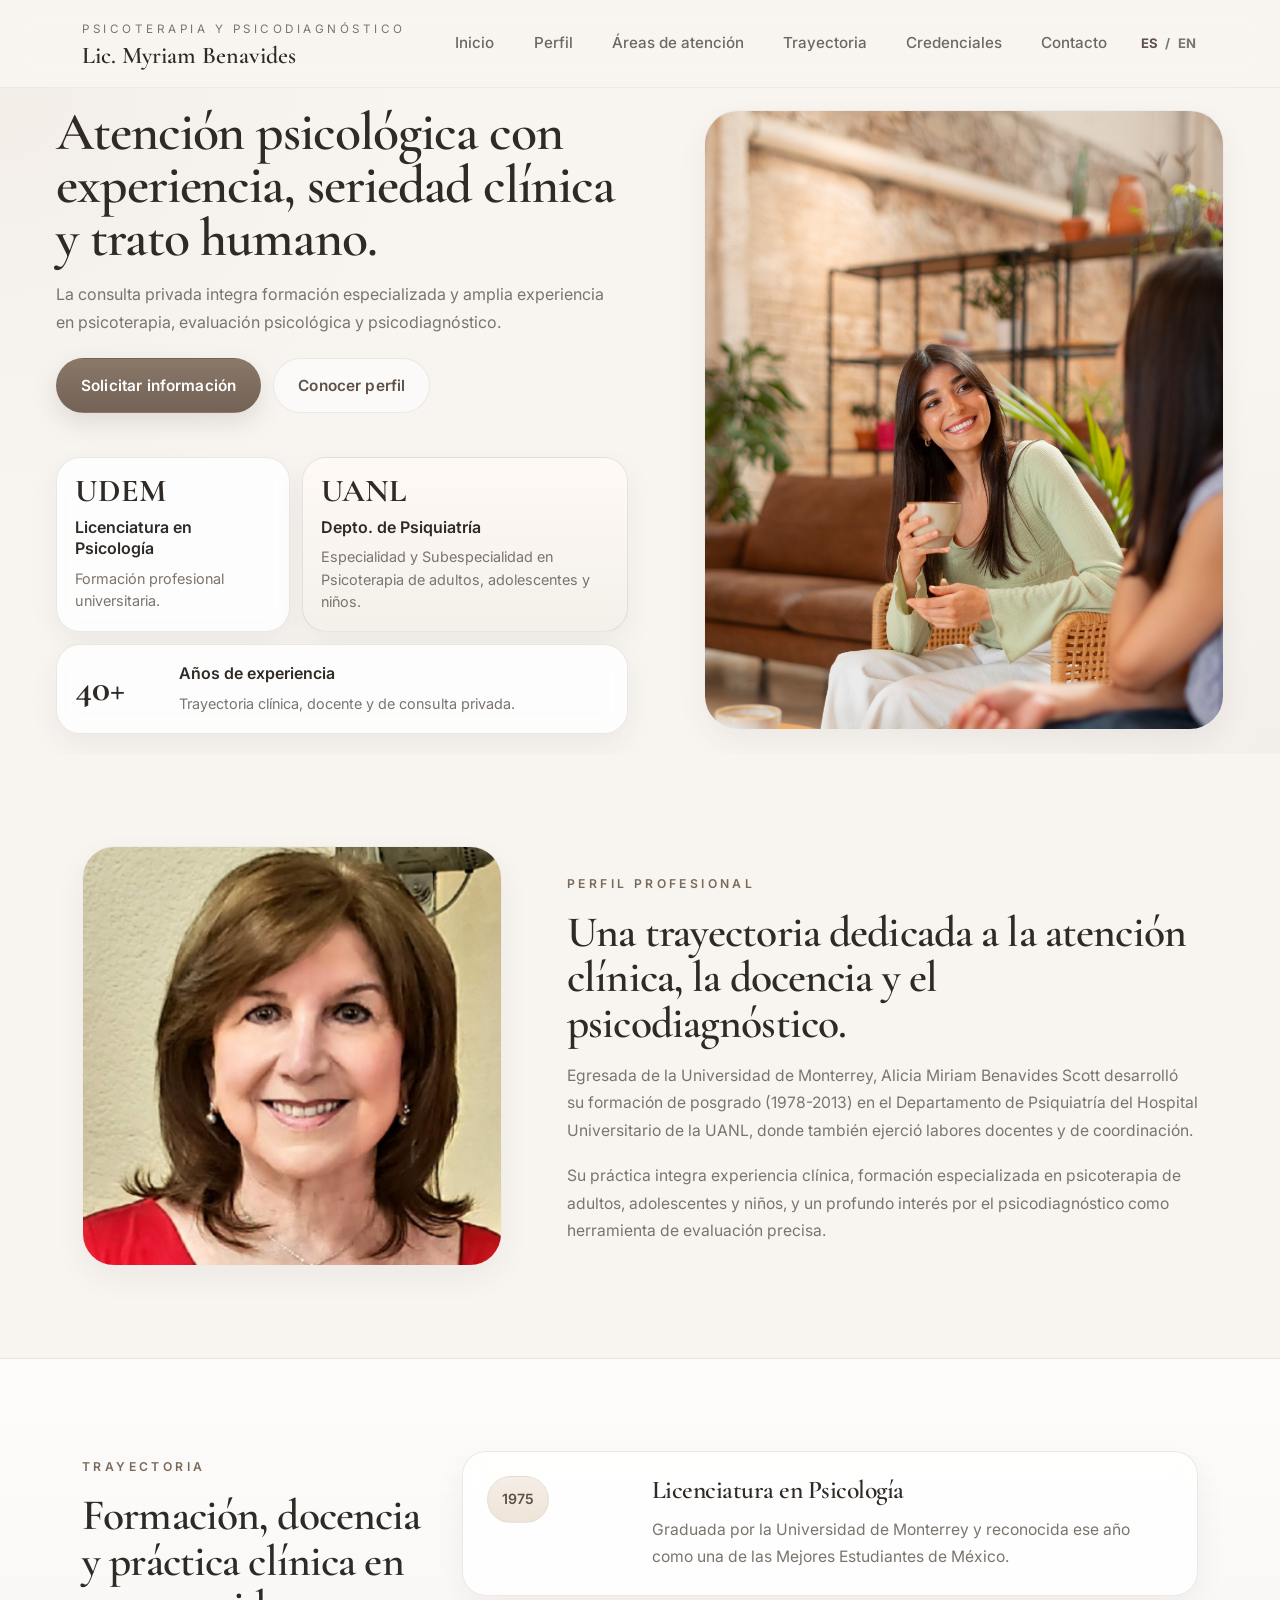
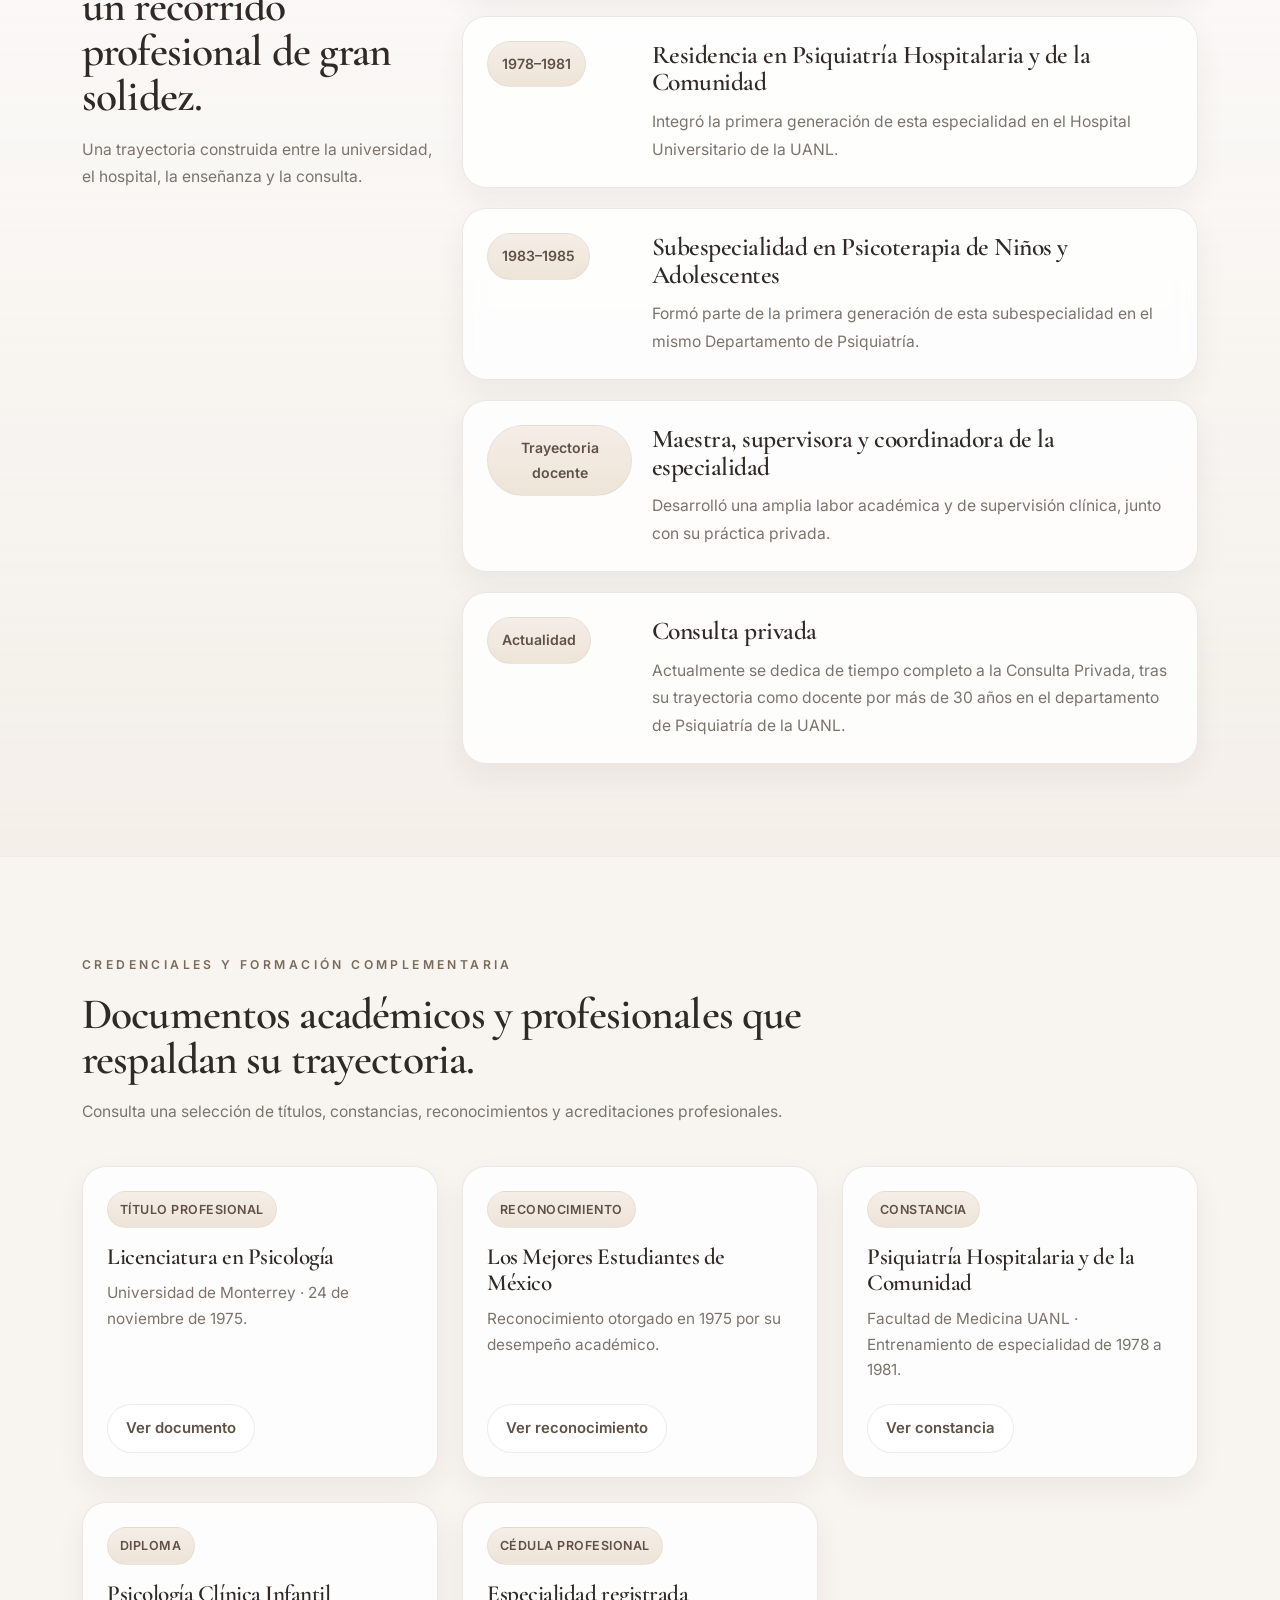
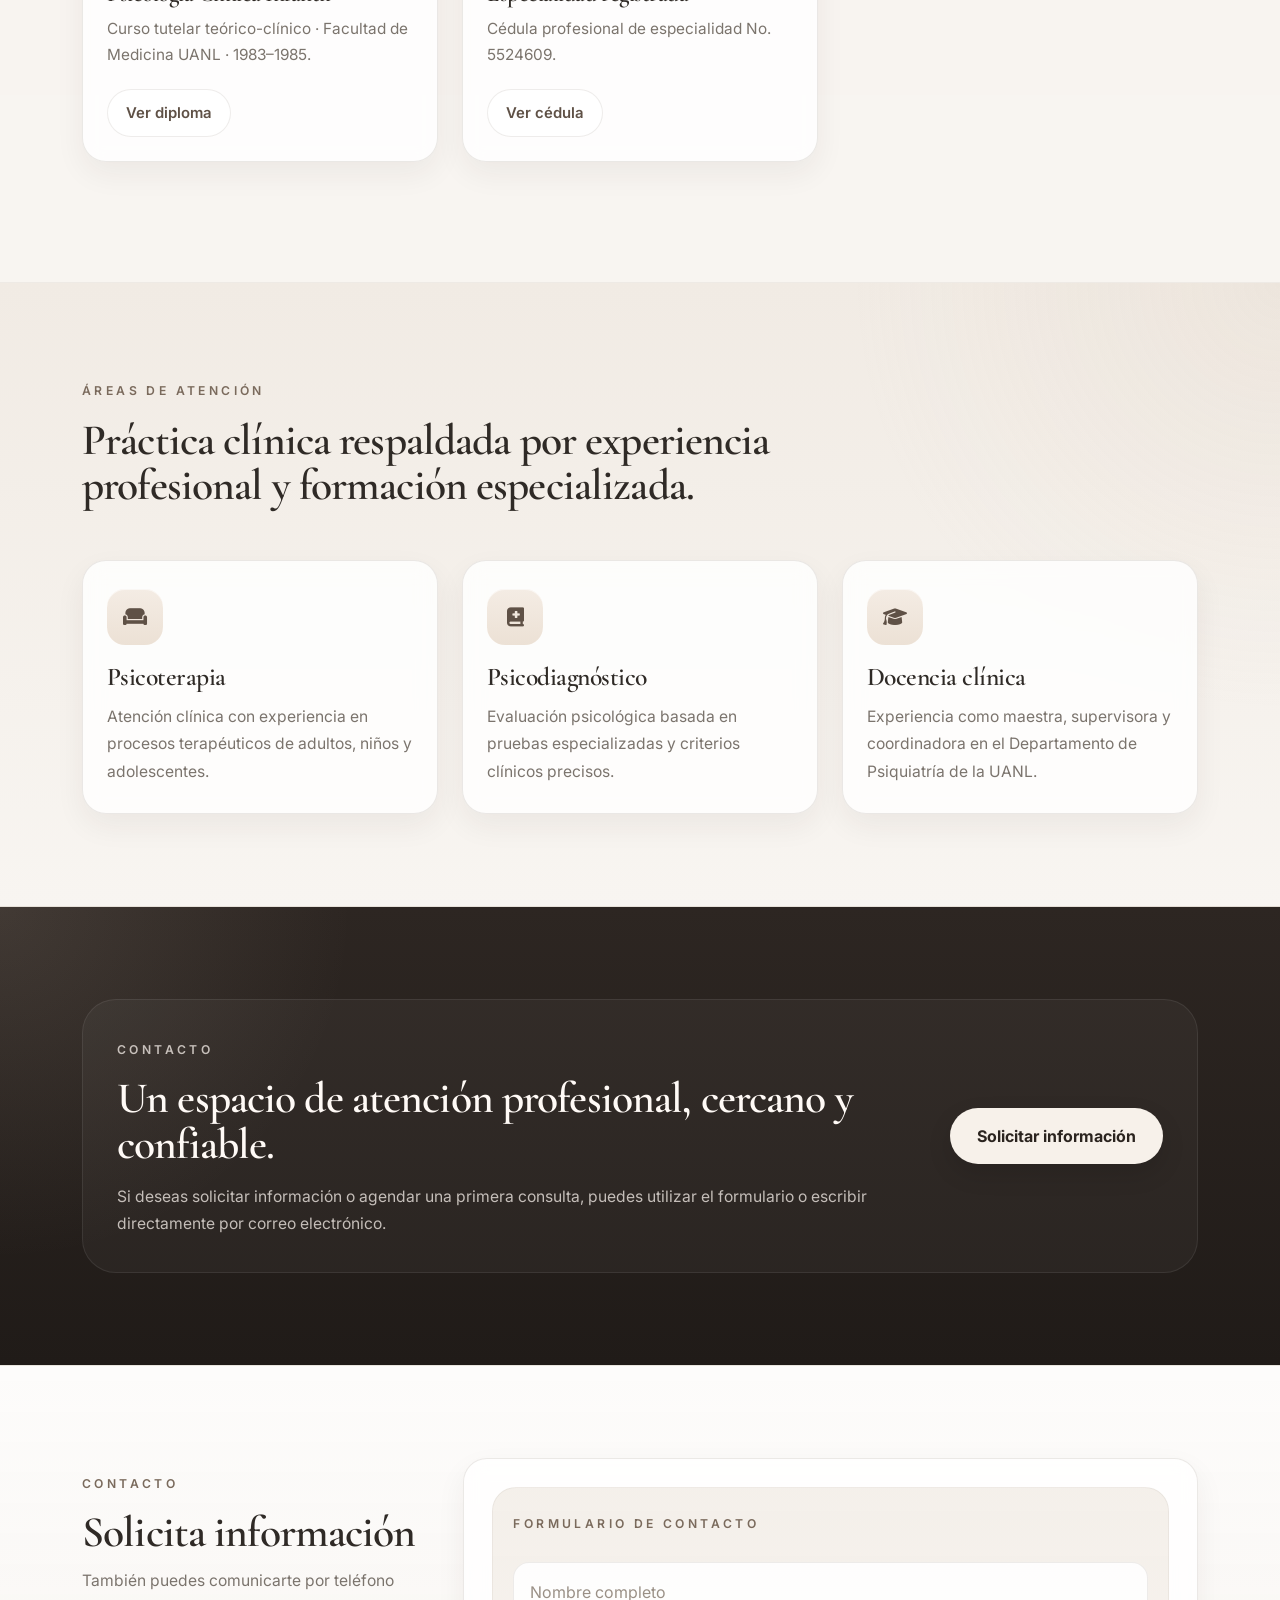
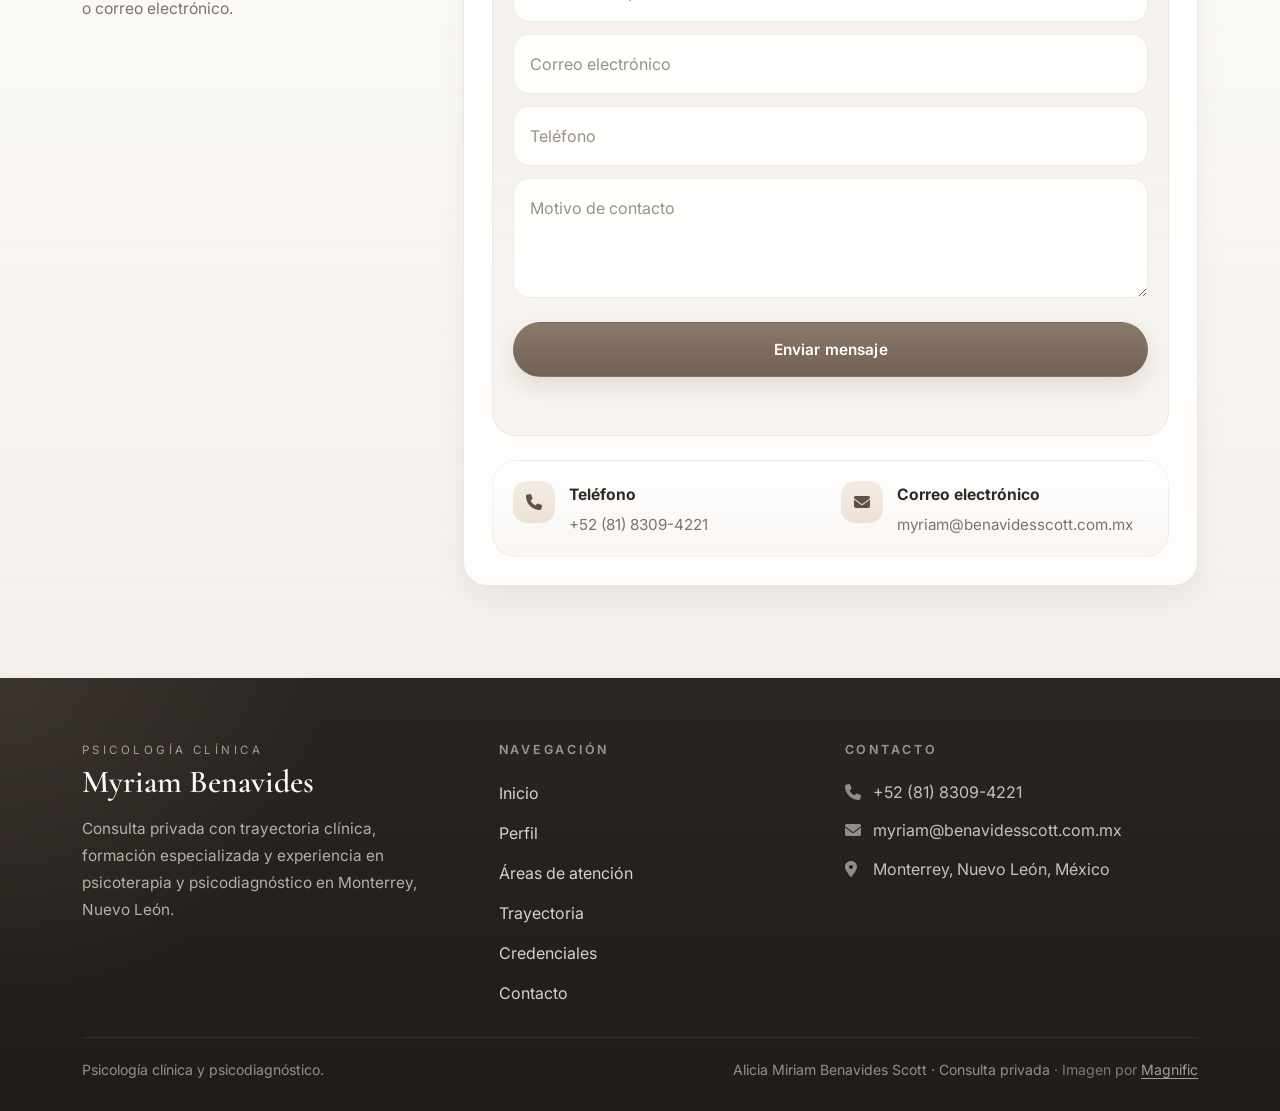
<file: index.html>
<!DOCTYPE html>
<html lang="es">

<head>
    <meta charset="UTF-8" />
    <meta name="viewport" content="width=device-width, initial-scale=1.0" />
    <title>Myriam Benavides | Psicoterapia y Psicodiagnóstico</title>

    <link rel="preconnect" href="https://fonts.googleapis.com" />
    <link rel="preconnect" href="https://fonts.gstatic.com" crossorigin />
    <link
        href="https://fonts.googleapis.com/css2?family=Cormorant+Garamond:wght@500;600;700&family=Inter:wght@400;500;600;700;800&display=swap"
        rel="stylesheet" />

    <link href="https://cdn.jsdelivr.net/npm/bootstrap@5.3.3/dist/css/bootstrap.min.css" rel="stylesheet" />
    <link rel="stylesheet" href="https://cdnjs.cloudflare.com/ajax/libs/font-awesome/6.5.2/css/all.min.css" />
    <link rel="stylesheet" href="/css/style.css" />
</head>

<body>
    <header class="site-header sticky-top">
        <nav class="navbar navbar-expand-lg">
            <div class="container">
                <a href="#inicio" class="navbar-brand brand">
                    <small data-i18n="brand_small">Psicoterapia y Psicodiagnóstico</small>
                    <strong>Lic. Myriam Benavides</strong>
                </a>

                <button class="navbar-toggler custom-toggler" type="button" data-bs-toggle="collapse"
                    data-bs-target="#mainNav" aria-controls="mainNav" aria-expanded="false" aria-label="Abrir menú">
                    <i class="fa-solid fa-bars"></i>
                </button>

                <div class="collapse navbar-collapse justify-content-lg-end" id="mainNav">
                    <ul class="navbar-nav nav-links">
                        <li class="nav-item"><a class="nav-link" href="#inicio" data-i18n="nav_home">Inicio</a></li>
                        <li class="nav-item"><a class="nav-link" href="#perfil" data-i18n="nav_profile">Perfil</a></li>
                        <li class="nav-item"><a class="nav-link" href="#areas" data-i18n="nav_areas">Áreas de atención</a></li>
                        <li class="nav-item"><a class="nav-link" href="#trayectoria" data-i18n="nav_journey">Trayectoria</a></li>
                        <li class="nav-item"><a class="nav-link" href="#credenciales" data-i18n="nav_credentials">Credenciales</a></li>
                        <li class="nav-item"><a class="nav-link" href="#contacto" data-i18n="nav_contact">Contacto</a></li>
                    </ul>

                    <div class="language-switch ms-lg-3 mt-3 mt-lg-0">
                        <button type="button" class="lang-btn active" data-lang="es">ES</button>
                        <span>/</span>
                        <button type="button" class="lang-btn" data-lang="en">EN</button>
                    </div>
                </div>
            </div>
        </nav>
    </header>

    <main>
        <section class="hero-section section-hero" id="inicio">
            <div class="container">
                <div class="row hero-row g-4 hero-full">
                    <div class="col-lg-6">
                        <div class="hero-text reveal">
                            <h1 data-i18n="hero_title">Atención psicológica con experiencia, seriedad clínica y trato humano.</h1>

                            <p class="hero-description" data-i18n="hero_description">
                                La consulta privada integra formación especializada y amplia experiencia
                                en psicoterapia, evaluación psicológica y psicodiagnóstico.
                            </p>

                            <div class="actions">
                                <a href="#contacto" class="btn custom-btn btn-primary-custom" data-i18n="hero_primary">Solicitar información</a>
                                <a href="#perfil" class="btn custom-btn btn-secondary-custom" data-i18n="hero_secondary">Conocer perfil</a>
                            </div>

                            <div class="stats-showcase reveal">
                                <div class="stats-top-row">
                                    <article class="custom-card stat-card stat-card-compact">
                                        <strong data-i18n="stat_udem_title">UDEM</strong>
                                        <span data-i18n="stat_udem_subtitle">Licenciatura en Psicología</span>
                                        <p data-i18n="stat_udem_text">Formación profesional universitaria.</p>
                                    </article>

                                    <article class="custom-card stat-card stat-card-featured">
                                        <strong data-i18n="stat_uanl_title">UANL</strong>
                                        <span data-i18n="stat_uanl_subtitle">Depto. de Psiquiatría</span>
                                        <p data-i18n="stat_uanl_text">
                                            Especialidad y Subespecialidad en Psicoterapia de adultos,
                                            adolescentes y niños.
                                        </p>
                                    </article>
                                </div>

                                <article class="custom-card stat-card stat-card-wide">
                                    <strong data-i18n="stat_years_title">40+</strong>
                                    <div>
                                        <span data-i18n="stat_years_subtitle">Años de experiencia</span>
                                        <p data-i18n="stat_years_text">Trayectoria clínica, docente y de consulta privada.</p>
                                    </div>
                                </article>
                            </div>
                        </div>
                    </div>

                    <div class="col-lg-6 hero-image-col">
                        <div class="hero-image-wrap reveal">
                            <img src="img/hero.jpg" alt="Espacio de consulta psicológica" class="hero-image">
                        </div>
                    </div>
                </div>
            </div>
        </section>

        <section class="section-padding section-plain" id="perfil">
            <div class="container">
                <div class="row g-4 align-items-center">
                    <div class="col-lg-5">
                        <div class="profile-photo-block reveal">
                            <img src="img/alicia-miriam-benavides.jpg" alt="Alicia Miriam Benavides Scott"
                                class="profile-photo">
                        </div>
                    </div>

                    <div class="col-lg-7">
                        <div class="reveal">
                            <span class="eyebrow" data-i18n="profile_eyebrow">Perfil profesional</span>
                            <h2 data-i18n="profile_title">Una trayectoria dedicada a la atención clínica, la docencia y el psicodiagnóstico.</h2>
                            <p data-i18n="profile_text_1">
                                Egresada de la Universidad de Monterrey, Alicia Miriam Benavides Scott desarrolló su
                                formación de posgrado (1978-2013) en el Departamento de Psiquiatría del Hospital
                                Universitario de la UANL, donde también ejerció labores docentes y de coordinación.
                            </p>
                            <p data-i18n="profile_text_2">
                                Su práctica integra experiencia clínica, formación especializada en psicoterapia de
                                adultos, adolescentes y niños, y un profundo interés por el psicodiagnóstico como
                                herramienta de evaluación precisa.
                            </p>
                        </div>
                    </div>
                </div>
            </div>
        </section>

        <section class="section-padding section-surface" id="trayectoria">
            <div class="container">
                <div class="row g-4">
                    <div class="col-lg-4">
                        <div class="reveal">
                            <span class="eyebrow" data-i18n="journey_eyebrow">Trayectoria</span>
                            <h2 data-i18n="journey_title">Formación, docencia y práctica clínica en un recorrido profesional de gran solidez.</h2>
                            <p data-i18n="journey_text">
                                Una trayectoria construida entre la universidad, el hospital, la enseñanza y la consulta.
                            </p>
                        </div>
                    </div>

                    <div class="col-lg-8">
                        <div class="timeline-list">
                            <article class="card custom-card timeline-item reveal">
                                <div class="timeline-row">
                                    <div class="timeline-year-wrap">
                                        <span class="timeline-year">1975</span>
                                    </div>
                                    <div>
                                        <h3 data-i18n="timeline_1975_title">Licenciatura en Psicología</h3>
                                        <p data-i18n="timeline_1975_text">
                                            Graduada por la Universidad de Monterrey y reconocida ese año como una de
                                            las Mejores Estudiantes de México.
                                        </p>
                                    </div>
                                </div>
                            </article>

                            <article class="card custom-card timeline-item reveal">
                                <div class="timeline-row">
                                    <div class="timeline-year-wrap">
                                        <span class="timeline-year">1978–1981</span>
                                    </div>
                                    <div>
                                        <h3 data-i18n="timeline_1978_title">Residencia en Psiquiatría Hospitalaria y de la Comunidad</h3>
                                        <p data-i18n="timeline_1978_text">
                                            Integró la primera generación de esta especialidad en el Hospital
                                            Universitario de la UANL.
                                        </p>
                                    </div>
                                </div>
                            </article>

                            <article class="card custom-card timeline-item reveal">
                                <div class="timeline-row">
                                    <div class="timeline-year-wrap">
                                        <span class="timeline-year">1983–1985</span>
                                    </div>
                                    <div>
                                        <h3 data-i18n="timeline_1983_title">Subespecialidad en Psicoterapia de Niños y Adolescentes</h3>
                                        <p data-i18n="timeline_1983_text">
                                            Formó parte de la primera generación de esta subespecialidad en el mismo
                                            Departamento de Psiquiatría.
                                        </p>
                                    </div>
                                </div>
                            </article>

                            <article class="card custom-card timeline-item reveal">
                                <div class="timeline-row">
                                    <div class="timeline-year-wrap">
                                        <span class="timeline-year" data-i18n="timeline_teaching_year">Trayectoria docente</span>
                                    </div>
                                    <div>
                                        <h3 data-i18n="timeline_teaching_title">Maestra, supervisora y coordinadora de la especialidad</h3>
                                        <p data-i18n="timeline_teaching_text">
                                            Desarrolló una amplia labor académica y de supervisión clínica, junto con su
                                            práctica privada.
                                        </p>
                                    </div>
                                </div>
                            </article>

                            <article class="card custom-card timeline-item reveal">
                                <div class="timeline-row">
                                    <div class="timeline-year-wrap">
                                        <span class="timeline-year" data-i18n="timeline_today_year">Actualidad</span>
                                    </div>
                                    <div>
                                        <h3 data-i18n="timeline_today_title">Consulta privada</h3>
                                        <p data-i18n="timeline_today_text">
                                            Actualmente se dedica de tiempo completo a la Consulta Privada, tras su
                                            trayectoria como docente por más de 30 años en el departamento de
                                            Psiquiatría de la UANL.
                                        </p>
                                    </div>
                                </div>
                            </article>
                        </div>
                    </div>
                </div>
            </div>
        </section>

        <section class="section-padding section-plain" id="credenciales">
            <div class="container">
                <div class="section-heading reveal diploma-heading">
                    <span class="eyebrow" data-i18n="credentials_eyebrow">Credenciales y formación complementaria</span>
                    <h2 data-i18n="credentials_title">Documentos académicos y profesionales que respaldan su trayectoria.</h2>
                    <p data-i18n="credentials_text">
                        Consulta una selección de títulos, constancias, reconocimientos y acreditaciones profesionales.
                    </p>
                </div>

                <div class="row g-4 diploma-grid">
                    <div class="col-md-6 col-xl-4">
                        <article class="card custom-card diploma-card reveal h-100">
                            <div class="diploma-card-body">
                                <span class="diploma-tag" data-i18n="credential_1_tag">Título profesional</span>
                                <h3 data-i18n="credential_1_title">Licenciatura en Psicología</h3>
                                <p data-i18n="credential_1_text">Universidad de Monterrey · 24 de noviembre de 1975.</p>
                            </div>
                            <a href="docs/titulo-licenciatura-udem.pdf" target="_blank" rel="noopener"
                                class="btn diploma-link" data-i18n="view_document">
                                Ver documento
                            </a>
                        </article>
                    </div>

                    <div class="col-md-6 col-xl-4">
                        <article class="card custom-card diploma-card reveal h-100">
                            <div class="diploma-card-body">
                                <span class="diploma-tag" data-i18n="credential_2_tag">Reconocimiento</span>
                                <h3 data-i18n="credential_2_title">Los Mejores Estudiantes de México</h3>
                                <p data-i18n="credential_2_text">Reconocimiento otorgado en 1975 por su desempeño académico.</p>
                            </div>
                            <a href="docs/reconocimiento-mejor-estudiante-1975.pdf" target="_blank" rel="noopener"
                                class="btn diploma-link" data-i18n="view_recognition">
                                Ver reconocimiento
                            </a>
                        </article>
                    </div>

                    <div class="col-md-6 col-xl-4">
                        <article class="card custom-card diploma-card reveal h-100">
                            <div class="diploma-card-body">
                                <span class="diploma-tag" data-i18n="credential_3_tag">Constancia</span>
                                <h3 data-i18n="credential_3_title">Psiquiatría Hospitalaria y de la Comunidad</h3>
                                <p data-i18n="credential_3_text">Facultad de Medicina UANL · Entrenamiento de especialidad de 1978 a 1981.</p>
                            </div>
                            <a href="docs/constancia-psiquiatria-hospitalaria.pdf" target="_blank" rel="noopener"
                                class="btn diploma-link" data-i18n="view_certificate">
                                Ver constancia
                            </a>
                        </article>
                    </div>

                    <div class="col-md-6 col-xl-4">
                        <article class="card custom-card diploma-card reveal h-100">
                            <div class="diploma-card-body">
                                <span class="diploma-tag" data-i18n="credential_4_tag">Diploma</span>
                                <h3 data-i18n="credential_4_title">Psicología Clínica Infantil</h3>
                                <p data-i18n="credential_4_text">Curso tutelar teórico-clínico · Facultad de Medicina UANL · 1983–1985.</p>
                            </div>
                            <a href="docs/diploma-psicologia-clinica-infantil.pdf" target="_blank" rel="noopener"
                                class="btn diploma-link" data-i18n="view_diploma">
                                Ver diploma
                            </a>
                        </article>
                    </div>

                    <div class="col-md-6 col-xl-4">
                        <article class="card custom-card diploma-card reveal h-100">
                            <div class="diploma-card-body">
                                <span class="diploma-tag" data-i18n="credential_5_tag">Cédula profesional</span>
                                <h3 data-i18n="credential_5_title">Especialidad registrada</h3>
                                <p data-i18n="credential_5_text">Cédula profesional de especialidad No. 5524609.</p>
                            </div>
                            <a href="docs/cedula-especialidad-5524609.pdf" target="_blank" rel="noopener"
                                class="btn diploma-link" data-i18n="view_license">
                                Ver cédula
                            </a>
                        </article>
                    </div>
                </div>
            </div>
        </section>

        <section class="section-padding section-soft" id="areas">
            <div class="container">
                <div class="section-heading reveal">
                    <span class="eyebrow" data-i18n="areas_eyebrow">Áreas de atención</span>
                    <h2 data-i18n="areas_title">Práctica clínica respaldada por experiencia profesional y formación especializada.</h2>
                </div>

                <div class="row g-4">
                    <div class="col-lg-4 col-md-6">
                        <article class="card custom-card feature-card reveal h-100">
                            <div class="feature-icon">
                                <i class="fa-solid fa-couch"></i>
                            </div>
                            <h3 data-i18n="area_1_title">Psicoterapia</h3>
                            <p data-i18n="area_1_text">Atención clínica con experiencia en procesos terapéuticos de adultos, niños y adolescentes.</p>
                        </article>
                    </div>

                    <div class="col-lg-4 col-md-6">
                        <article class="card custom-card feature-card reveal h-100">
                            <div class="feature-icon">
                                <i class="fa-solid fa-book-medical"></i>
                            </div>
                            <h3 data-i18n="area_2_title">Psicodiagnóstico</h3>
                            <p data-i18n="area_2_text">Evaluación psicológica basada en pruebas especializadas y criterios clínicos precisos.</p>
                        </article>
                    </div>

                    <div class="col-lg-4 col-md-6">
                        <article class="card custom-card feature-card reveal h-100">
                            <div class="feature-icon">
                                <i class="fa-solid fa-graduation-cap"></i>
                            </div>
                            <h3 data-i18n="area_3_title">Docencia clínica</h3>
                            <p data-i18n="area_3_text">Experiencia como maestra, supervisora y coordinadora en el Departamento de Psiquiatría de la UANL.</p>
                        </article>
                    </div>
                </div>
            </div>
        </section>

        <section class="section-padding cta-section">
            <div class="container">
                <div class="card cta-wrap reveal">
                    <div>
                        <span class="eyebrow" data-i18n="cta_eyebrow">Contacto</span>
                        <h2 data-i18n="cta_title">Un espacio de atención profesional, cercano y confiable.</h2>
                        <p data-i18n="cta_text">
                            Si deseas solicitar información o agendar una primera consulta, puedes utilizar el
                            formulario o escribir directamente por correo electrónico.
                        </p>
                    </div>

                    <div class="cta-action">
                        <a href="#contacto" class="btn cta-btn" data-i18n="cta_button">Solicitar información</a>
                    </div>
                </div>
            </div>
        </section>

        <section class="section-padding section-contact" id="contacto">
            <div class="container">
                <div class="row g-4 align-items-start contact-layout">
                    <div class="col-lg-4">
                        <div class="reveal contact-intro">
                            <span class="eyebrow" data-i18n="contact_eyebrow">Contacto</span>
                            <h2 data-i18n="contact_title">Solicita información</h2>
                            <p data-i18n="contact_text">
                                También puedes comunicarte por teléfono o correo electrónico.
                            </p>
                        </div>
                    </div>

                    <div class="col-lg-8">
                        <article class="card custom-card contact-card reveal">
                            <div class="row g-4">
                                <div class="col-12">
                                    <div class="mock-form">
                                        <span class="eyebrow" data-i18n="form_eyebrow">Formulario de contacto</span>

                                        <form id="contactForm" action="contacto.php" method="POST" novalidate>
                                            <input type="text" name="website" class="hp-field" tabindex="-1" autocomplete="off" />
                                            <input type="hidden" name="form_started_at" id="formStartedAt" />
                                            <input type="hidden" name="idioma" id="formLanguage" value="es" />

                                            <input class="form-field" type="text" name="nombre"
                                                placeholder="Nombre completo" data-i18n-placeholder="form_name" />

                                            <input class="form-field" type="email" name="correo"
                                                placeholder="Correo electrónico" data-i18n-placeholder="form_email" />

                                            <input class="form-field" type="tel" name="telefono"
                                                placeholder="Teléfono" data-i18n-placeholder="form_phone" />

                                            <textarea class="form-field" name="motivo"
                                                placeholder="Motivo de contacto" data-i18n-placeholder="form_reason"></textarea>

                                            <button class="btn custom-btn btn-primary-custom w-100 mt-3" type="submit"
                                                data-i18n="form_submit">
                                                Enviar mensaje
                                            </button>

                                            <p id="formMessage" class="form-message"></p>
                                        </form>
                                    </div>
                                </div>

                                <div class="col-12">
                                    <div class="contact-info-block contact-info-grid contact-info-grid-compact">
                                        <div class="contact-item">
                                            <span class="contact-symbol">
                                                <i class="fa-solid fa-phone"></i>
                                            </span>
                                            <div>
                                                <strong data-i18n="phone">Teléfono</strong>
                                                <p>+52 (81) 8309-4221</p>
                                            </div>
                                        </div>

                                        <div class="contact-item">
                                            <span class="contact-symbol">
                                                <i class="fa-solid fa-envelope"></i>
                                            </span>
                                            <div>
                                                <strong data-i18n="email">Correo electrónico</strong>
                                                <p>myriam@benavidesscott.com.mx</p>
                                            </div>
                                        </div>
                                    </div>
                                </div>
                            </div>
                        </article>
                    </div>
                </div>
            </div>
        </section>
    </main>

    <footer class="site-footer">
        <div class="container">
            <div class="footer-main">
                <div class="footer-brand-block">
                    <a href="#inicio" class="footer-brand">
                        <small data-i18n="footer_small">Psicología clínica</small>
                        <strong>Myriam Benavides</strong>
                    </a>

                    <p class="footer-description" data-i18n="footer_description">
                        Consulta privada con trayectoria clínica, formación especializada y experiencia en psicoterapia
                        y psicodiagnóstico en Monterrey, Nuevo León.
                    </p>
                </div>

                <div class="footer-column">
                    <span class="footer-title" data-i18n="footer_nav">Navegación</span>
                    <ul class="footer-links">
                        <li><a href="#inicio" data-i18n="nav_home">Inicio</a></li>
                        <li><a href="#perfil" data-i18n="nav_profile">Perfil</a></li>
                        <li><a href="#areas" data-i18n="nav_areas">Áreas de atención</a></li>
                        <li><a href="#trayectoria" data-i18n="nav_journey">Trayectoria</a></li>
                        <li><a href="#credenciales" data-i18n="nav_credentials">Credenciales</a></li>
                        <li><a href="#contacto" data-i18n="nav_contact">Contacto</a></li>
                    </ul>
                </div>

                <div class="footer-column">
                    <span class="footer-title" data-i18n="footer_contact">Contacto</span>
                    <ul class="footer-contact-list">
                        <li>
                            <i class="fa-solid fa-phone"></i>
                            <span class="footer-contact-text">+52 (81) 8309-4221</span>
                        </li>
                        <li>
                            <i class="fa-solid fa-envelope"></i>
                            <span class="footer-contact-text">myriam@benavidesscott.com.mx</span>
                        </li>
                        <li>
                            <i class="fa-solid fa-location-dot"></i>
                            <span class="footer-contact-text">Monterrey, Nuevo León, México</span>
                        </li>
                    </ul>
                </div>
            </div>

            <div class="footer-bottom">
                <span data-i18n="footer_bottom">Psicología clínica y psicodiagnóstico.</span>

                <span>
                    <span data-i18n="footer_credit">Alicia Miriam Benavides Scott · Consulta privada</span>
                    <span class="footer-credit">
                        · <span data-i18n="image_credit">Imagen por</span>
                        <a href="https://magnific.com" target="_blank" rel="noopener">
                            Magnific
                        </a>
                    </span>
                </span>
            </div>
        </div>
    </footer>

    <script src="https://cdn.jsdelivr.net/npm/bootstrap@5.3.3/dist/js/bootstrap.bundle.min.js"></script>
    <script src="/js/translations.js"></script>
    <script src="/js/script.js"></script>
</body>
</html>
</file>
<file: css/style.css>
:root {
  --bg: #f8f5f1;
  --bg-soft: #f3eee8;
  --bg-warm: #f1ebe4;
  --surface: rgba(255, 255, 255, 0.82);
  --surface-solid: #fffaf6;
  --surface-soft: #f3eee8;
  --text: #2f2a26;
  --muted: #7b746d;
  --line: rgba(116, 101, 88, 0.14);
  --accent: #7a6a5c;
  --accent-dark: #5f5146;
  --dark: #1f1a17;
  --cta-accent: #8a7869;
  --shadow-xs: 0 6px 18px rgba(56, 40, 28, 0.04);
  --shadow-sm: 0 12px 30px rgba(56, 40, 28, 0.06);
  --shadow-md: 0 18px 50px rgba(56, 40, 28, 0.08);
  --radius-lg: 24px;
  --radius-md: 18px;
  --header-height: 82px;
  --hero-container-max: 1240px;
  --container-pad: 2rem;
}

/* Base */
* {
  box-sizing: border-box;
}

html {
  scroll-behavior: smooth;
}

body {
  margin: 0;
  font-family: "Inter", system-ui, -apple-system, BlinkMacSystemFont, "Segoe UI", sans-serif;
  background: var(--bg);
  color: var(--text);
  line-height: 1.75;
  -webkit-font-smoothing: antialiased;
  text-rendering: optimizeLegibility;
}

img {
  display: block;
  max-width: 100%;
}

a {
  color: inherit;
  text-decoration: none;
}

p {
  margin: 0;
  color: var(--muted);
  font-size: 1.02rem;
}

h1,
h2,
h3,
h4,
p {
  margin-top: 0;
}

h1,
h2,
h3 {
  font-family: "Cormorant Garamond", "Georgia", serif;
  color: var(--text);
  letter-spacing: -0.02em;
  font-weight: 600;
}

h1 {
  margin-bottom: 24px;
  font-size: clamp(3rem, 6vw, 5.4rem);
  line-height: 0.98;
}

h2 {
  margin-bottom: 20px;
  font-size: clamp(2.3rem, 4vw, 3.5rem);
  line-height: 1.02;
}

h3 {
  margin-bottom: 12px;
  font-size: 1.8rem;
  line-height: 1.08;
}

/* Sections */
.section-padding {
  position: relative;
  padding: 110px 0;
}

.section-hero {
  background:
    radial-gradient(circle at top left, rgba(216, 200, 184, 0.16), transparent 30%),
    radial-gradient(circle at bottom right, rgba(203, 191, 179, 0.12), transparent 28%),
    var(--bg);
}

.section-plain {
  background: rgba(248, 245, 241, 0.74);
}

.section-surface {
  background:
    linear-gradient(180deg, rgba(255, 255, 255, 0.66), rgba(243, 238, 232, 0.9));
  border-top: 1px solid rgba(116, 101, 88, 0.08);
  border-bottom: 1px solid rgba(116, 101, 88, 0.1);
}

.section-soft {
  background:
    radial-gradient(circle at top right, rgba(216, 200, 184, 0.16), transparent 30%),
    linear-gradient(180deg, var(--bg-warm) 0%, var(--bg) 100%);
  border-top: 1px solid rgba(116, 101, 88, 0.08);
  border-bottom: 1px solid rgba(116, 101, 88, 0.08);
}

.section-contact {
  background:
    linear-gradient(180deg, rgba(255, 255, 255, 0.7), rgba(243, 238, 232, 0.82));
  border-top: 1px solid rgba(116, 101, 88, 0.08);
}

.section-heading {
  max-width: 760px;
  margin-bottom: 52px;
}

.eyebrow {
  display: inline-block;
  margin-bottom: 16px;
  color: var(--accent);
  font-size: 0.76rem;
  font-weight: 600;
  letter-spacing: 0.28em;
  text-transform: uppercase;
}

/* Header */
.site-header {
  background: rgba(248, 245, 241, 0.72);
  border-bottom: 1px solid rgba(116, 101, 88, 0.08);
  backdrop-filter: blur(18px);
}

.navbar {
  min-height: var(--header-height);
  padding: 0.9rem 0;
}

.brand {
  display: flex;
  flex-direction: column;
  gap: 4px;
}

.brand small {
  margin-bottom: 0;
  color: var(--muted);
  font-size: 0.73rem;
  letter-spacing: 0.3em;
  text-transform: uppercase;
}

.brand strong {
  color: var(--text);
  font-family: "Cormorant Garamond", "Georgia", serif;
  font-size: 1.5rem;
  font-weight: 600;
  line-height: 1;
}

.nav-links {
  gap: 0.45rem;
}

.nav-links .nav-link {
  position: relative;
  padding: 0.7rem 1rem !important;
  border-radius: 999px;
  color: #6f685f;
  font-size: 0.95rem;
  font-weight: 500;
  transition: color 0.25s ease;
}

.nav-links .nav-link::after {
  content: "";
  position: absolute;
  left: 1rem;
  right: 1rem;
  bottom: 0.45rem;
  height: 2px;
  border-radius: 999px;
  background: var(--cta-accent);
  transform: scaleX(0);
  transform-origin: left;
  transition: transform 0.28s ease;
}

.nav-links .nav-link:hover,
.nav-links .nav-link:focus {
  color: var(--accent-dark);
  background: transparent;
}

.nav-links .nav-link:hover::after,
.nav-links .nav-link:focus::after {
  transform: scaleX(1);
}

.custom-toggler {
  width: 46px;
  height: 46px;
  display: inline-flex;
  align-items: center;
  justify-content: center;
  border: 1px solid var(--line);
  border-radius: 14px;
  background: rgba(255, 255, 255, 0.72);
  box-shadow: var(--shadow-xs);
}

.custom-toggler:focus {
  box-shadow: 0 0 0 4px rgba(216, 200, 184, 0.28);
}

.custom-toggler i {
  color: var(--accent-dark);
  font-size: 1rem;
}

/* Shared cards */
.custom-card {
  background: var(--surface);
  border: 1px solid var(--line);
  border-radius: var(--radius-lg);
  box-shadow: var(--shadow-sm);
  backdrop-filter: blur(10px);
}

.feature-card,
.timeline-item,
.contact-card,
.diploma-card {
  transition: transform 0.28s ease, box-shadow 0.28s ease, border-color 0.28s ease;
}

.feature-card:hover,
.timeline-item:hover,
.contact-card:hover,
.diploma-card:hover {
  transform: translateY(-4px);
  border-color: rgba(122, 106, 92, 0.18);
  box-shadow: var(--shadow-md);
}

/* Buttons */
.custom-btn,
.cta-btn,
.diploma-link {
  display: inline-flex;
  align-items: center;
  justify-content: center;
  border-radius: 999px;
  font-weight: 600;
  transition:
    transform 0.22s ease,
    background 0.22s ease,
    color 0.22s ease,
    border-color 0.22s ease,
    box-shadow 0.22s ease;
}

.custom-btn {
  padding: 15px 24px;
  border: 1px solid transparent;
  font-size: 0.96rem;
  letter-spacing: 0.01em;
}

.custom-btn:hover,
.cta-btn:hover,
.diploma-link:hover {
  transform: translateY(-1px);
}

.btn-primary-custom {
  color: #fff;
  background: linear-gradient(180deg, #8a7869 0%, #736255 100%);
  box-shadow: 0 10px 24px rgba(122, 106, 92, 0.18);
}

.btn-primary-custom:hover {
  color: #fff;
  background: linear-gradient(180deg, #7f6e60 0%, #66564b 100%);
  box-shadow: 0 14px 28px rgba(122, 106, 92, 0.22);
}

.btn-secondary-custom {
  color: var(--accent-dark);
  background: rgba(255, 255, 255, 0.5);
  border-color: rgba(116, 101, 88, 0.12);
}

.btn-secondary-custom:hover {
  color: var(--accent-dark);
  background: rgba(255, 255, 255, 0.86);
  border-color: rgba(116, 101, 88, 0.18);
}

/* Hero */
.hero-section {
  position: relative;
  overflow: hidden;
}

.hero-section .container {
  max-width: var(--hero-container-max);
  padding-left: var(--container-pad);
  padding-right: var(--container-pad);
}

.hero-full,
.hero-text {
  min-height: auto;
}

.hero-row {
  align-items: center;
  padding: 32px 0 40px;
}

.hero-text {
  display: flex;
  flex-direction: column;
  justify-content: center;
}

.hero-description {
  max-width: 700px;
  font-size: 1.08rem;
  line-height: 1.9;
}

.actions {
  display: flex;
  flex-wrap: wrap;
  gap: 14px;
  margin: 38px 0 42px;
}

/* Stats showcase */
.stats-showcase {
  display: grid;
  gap: 14px;
  margin-top: 30px;
}

.stats-top-row {
  display: grid;
  grid-template-columns: 0.9fr 1.25fr;
  gap: 14px;
}

.stats-showcase .stat-card {
  min-height: auto;
  padding: 20px;
}

.stat-card-featured {
  background:
    linear-gradient(180deg, rgba(255, 250, 246, 0.9), rgba(243, 238, 232, 0.86));
}

.stat-card-wide {
  display: grid;
  grid-template-columns: auto 1fr;
  gap: 18px;
  align-items: center;
}

.stat-card strong {
  display: block;
  margin-bottom: 10px;
  color: var(--text);
  font-family: "Cormorant Garamond", "Georgia", serif;
  font-size: 2.15rem;
  line-height: 0.95;
}

.stat-card-wide strong {
  min-width: 86px;
  margin-bottom: 0;
  font-size: 2.5rem;
}

.stat-card span {
  display: block;
  margin-bottom: 8px;
  color: var(--text);
  font-weight: 600;
  line-height: 1.35;
}

.stat-card p {
  font-size: 0.9rem;
  line-height: 1.55;
}

.stat-card-featured p {
  max-width: 42ch;
}

.hero-image-col {
  display: flex;
  align-items: center;
}

.hero-image-wrap,
.profile-photo-block {
  position: relative;
  width: 100%;
  overflow: hidden;
  border: 1px solid rgba(116, 101, 88, 0.1);
  background: rgba(255, 255, 255, 0.55);
  box-shadow: var(--shadow-sm);
}

.hero-image-wrap {
  max-width: 520px;
  margin-left: auto;
  border-radius: 34px;
  aspect-ratio: 4 / 5;
  max-height: 620px;
}

.hero-image,
.profile-photo {
  width: 100%;
  height: 100%;
  object-fit: cover;
}

.hero-image {
  object-position: center top;
}

/* Perfil */
#perfil .row {
  --bs-gutter-x: 4rem;
}

.profile-photo-block {
  max-width: 460px;
  margin-right: auto;
  border-radius: 32px;
  aspect-ratio: 1 / 1;
}

.profile-photo {
  object-position: center top;
}

#perfil .reveal p + p {
  margin-top: 18px;
}

/* Timeline */
.timeline-list {
  display: grid;
  gap: 20px;
}

.timeline-item {
  padding: 28px;
}

.timeline-row {
  display: grid;
  grid-template-columns: 170px 1fr;
  gap: 24px;
  align-items: start;
}

.timeline-year-wrap {
  display: flex;
}

.timeline-year,
.diploma-tag {
  display: inline-flex;
  align-items: center;
  justify-content: center;
  border: 1px solid rgba(116, 101, 88, 0.08);
  border-radius: 999px;
  color: var(--accent-dark);
  font-weight: 600;
  background: linear-gradient(180deg, #f5eee7 0%, #eee4d8 100%);
}

.timeline-year {
  padding: 11px 16px;
  font-size: 0.92rem;
  text-align: center;
}

/* Credenciales */
.diploma-heading {
  margin-bottom: 40px;
}

.diploma-grid {
  margin-bottom: 28px;
}

.diploma-card {
  min-height: 100%;
  display: flex;
  flex-direction: column;
  justify-content: space-between;
  padding: 26px 24px;
}

.diploma-card-body {
  flex: 1;
  display: flex;
  flex-direction: column;
  gap: 10px;
}

.diploma-card h3 {
  margin-bottom: 0;
  font-size: 1.45rem;
  line-height: 1.12;
}

.diploma-card p {
  color: var(--muted);
  font-size: 0.96rem;
  line-height: 1.65;
}

.diploma-tag {
  width: fit-content;
  margin-bottom: 6px;
  padding: 7px 12px;
  font-size: 0.78rem;
  letter-spacing: 0.04em;
  text-transform: uppercase;
}

.diploma-link {
  align-self: flex-start;
  margin-top: 22px;
  padding: 12px 18px;
  border: 1px solid rgba(116, 101, 88, 0.12);
  color: var(--accent-dark);
  background: rgba(255, 255, 255, 0.72);
  font-size: 0.93rem;
}

.diploma-link:hover {
  border-color: rgba(116, 101, 88, 0.18);
  background: rgba(255, 255, 255, 0.95);
}

/* Áreas */
.feature-card {
  padding: 32px 28px;
}

.feature-icon,
.contact-symbol {
  display: grid;
  place-items: center;
  color: var(--accent-dark);
  background: linear-gradient(180deg, #f4ece4 0%, #ece1d5 100%);
}

.feature-icon {
  width: 62px;
  height: 62px;
  margin-bottom: 22px;
  border-radius: 18px;
  font-size: 1.35rem;
  box-shadow: inset 0 1px 0 rgba(255, 255, 255, 0.6);
}

/* CTA */
.cta-section {
  color: #fff;
  background:
    radial-gradient(circle at top left, rgba(216, 200, 184, 0.12), transparent 26%),
    linear-gradient(180deg, #2d2622 0%, #201b18 100%);
}

.cta-section .eyebrow,
.cta-section p {
  color: rgba(255, 248, 242, 0.72);
}

.cta-section h2 {
  color: #fffaf6;
}

.cta-wrap {
  display: grid;
  grid-template-columns: 1fr auto;
  gap: 28px;
  align-items: center;
  padding: 42px;
  border: 1px solid rgba(255, 255, 255, 0.08);
  border-radius: 34px;
  background: rgba(255, 255, 255, 0.04);
  box-shadow: none;
}

.cta-btn {
  padding: 15px 26px;
  color: #2b241f;
  background: #f7f1ea;
  font-weight: 700;
  box-shadow: 0 10px 24px rgba(0, 0, 0, 0.12);
}

.cta-btn:hover {
  color: #2b241f;
  background: #fff;
}

/* Contacto */
.contact-layout {
  --bs-gutter-x: 2rem;
}

.contact-intro {
  max-width: 360px;
  padding-top: 10px;
}

.contact-intro h2 {
  margin-bottom: 12px;
}

.contact-intro p {
  max-width: 320px;
}

.contact-card {
  padding: 32px;
}

.mock-form,
.contact-info-block {
  border: 1px solid rgba(116, 101, 88, 0.08);
}

.mock-form {
  padding: 24px;
  border-radius: 24px;
  background: linear-gradient(180deg, rgba(243, 238, 232, 0.9), rgba(248, 244, 240, 0.95));
}

.form-field {
  width: 100%;
  margin-top: 12px;
  padding: 15px 16px;
  border: 1px solid rgba(116, 101, 88, 0.12);
  border-radius: 16px;
  outline: none;
  color: var(--text);
  background: rgba(255, 255, 255, 0.9);
  font: inherit;
  transition: border-color 0.2s ease, box-shadow 0.2s ease, background 0.2s ease;
}

.form-field::placeholder {
  color: #9a9086;
}

.form-field:focus {
  border-color: rgba(122, 106, 92, 0.32);
  background: #fff;
  box-shadow: 0 0 0 4px rgba(216, 200, 184, 0.2);
}

textarea.form-field {
  min-height: 120px;
  resize: vertical;
}

.form-message {
  min-height: 24px;
  margin-top: 14px;
  font-size: 0.95rem;
}

.contact-info-block {
  padding: 22px;
  border-radius: 24px;
  background: linear-gradient(180deg, rgba(255, 255, 255, 0.72), rgba(248, 244, 240, 0.82));
}

.contact-info-grid {
  display: grid;
  grid-template-columns: repeat(2, minmax(0, 1fr));
  gap: 18px 20px;
}

.contact-item {
  min-height: 100%;
  display: flex;
  align-items: flex-start;
  gap: 14px;
}

.contact-symbol {
  width: 42px;
  height: 42px;
  flex-shrink: 0;
  border-radius: 14px;
}

.contact-item strong {
  display: block;
  margin-bottom: 4px;
  color: var(--text);
  font-size: 0.98rem;
}

.contact-item p {
  font-size: 0.95rem;
  line-height: 1.55;
}

/* Footer */
.site-footer {
  margin-top: 0;
  padding: 0;
  color: rgba(255, 248, 242, 0.82);
  background:
    radial-gradient(circle at top left, rgba(216, 200, 184, 0.1), transparent 24%),
    linear-gradient(180deg, #2b2521 0%, #211c18 100%);
}

.footer-main {
  display: grid;
  grid-template-columns: 1.25fr 0.85fr 1fr;
  gap: 34px;
  padding: 64px 0 34px;
}

.footer-brand-block {
  max-width: 360px;
}

.footer-brand {
  display: inline-flex;
  flex-direction: column;
  gap: 6px;
  margin-bottom: 18px;
}

.footer-brand small {
  color: rgba(255, 248, 242, 0.56);
  font-size: 0.72rem;
  letter-spacing: 0.3em;
  text-transform: uppercase;
}

.footer-brand strong {
  color: #fffaf6;
  font-family: "Cormorant Garamond", "Georgia", serif;
  font-size: 2rem;
  font-weight: 600;
  line-height: 1;
}

.footer-description {
  color: rgba(255, 248, 242, 0.66);
  font-size: 0.96rem;
  line-height: 1.75;
}

.footer-column {
  min-width: 0;
}

.footer-title {
  display: inline-block;
  margin-bottom: 18px;
  color: rgba(255, 248, 242, 0.54);
  font-size: 0.78rem;
  font-weight: 600;
  letter-spacing: 0.22em;
  text-transform: uppercase;
}

.footer-links,
.footer-contact-list {
  margin: 0;
  padding: 0;
  list-style: none;
}

.footer-links li + li,
.footer-contact-list li + li {
  margin-top: 12px;
}

.footer-links a {
  position: relative;
  display: inline-block;
  color: rgba(255, 248, 242, 0.82);
  transition: color 0.22s ease;
}

.footer-links a::after {
  content: "";
  position: absolute;
  left: 0;
  bottom: -4px;
  width: 100%;
  height: 2px;
  border-radius: 999px;
  background: var(--cta-accent);
  transform: scaleX(0);
  transform-origin: left;
  transition: transform 0.28s ease;
}

.footer-links a:hover {
  color: #fff;
}

.footer-links a:hover::after {
  transform: scaleX(1);
}

.footer-contact-list li {
  display: grid;
  grid-template-columns: 16px minmax(0, 1fr);
  align-items: start;
  column-gap: 12px;
  color: rgba(255, 248, 242, 0.74);
  line-height: 1.6;
}

.footer-contact-list i {
  width: 16px;
  margin-top: 5px;
  color: rgba(255, 248, 242, 0.5);
}

.footer-contact-text {
  min-width: 0;
  display: block;
  overflow-wrap: anywhere;
  word-break: break-word;
  line-height: 1.65;
}

.footer-bottom {
  display: flex;
  justify-content: space-between;
  gap: 18px;
  padding: 20px 0 28px;
  border-top: 1px solid rgba(255, 248, 242, 0.08);
  color: rgba(255, 248, 242, 0.52);
  font-size: 0.88rem;
}

.footer-credit {
  color: rgba(255, 248, 242, 0.42);
}

.footer-credit a {
  color: rgba(255, 248, 242, 0.58);
  text-decoration: underline;
  text-underline-offset: 3px;
  transition: color 0.22s ease;
}

.footer-credit a:hover {
  color: #fffaf6;
}

/* Animation */
.reveal {
  opacity: 0;
  transform: translateY(26px);
  transition: opacity 0.8s ease, transform 0.8s ease;
}

.reveal.visible {
  opacity: 1;
  transform: translateY(0);
}

/* Desktop amplio */
@media (min-width: 1400px) {
  .hero-full {
    min-height: calc(100svh - var(--header-height));
    display: flex;
    align-items: center;
  }

  .hero-row {
    width: 100%;
    padding: 18px 0 20px;
  }

  h1 {
    margin-bottom: 16px;
    font-size: clamp(2.9rem, 4.3vw, 4.6rem);
  }

  .hero-description {
    max-width: 560px;
    font-size: 1rem;
    line-height: 1.75;
  }

  .actions {
    gap: 12px;
    margin: 22px 0;
  }

  .stats-showcase {
    gap: 12px;
    margin-top: 22px;
  }

  .stats-top-row {
    gap: 12px;
  }

  .stats-showcase .stat-card {
    padding: 18px;
  }

  .stat-card strong {
    font-size: 2rem;
  }

  .stat-card-wide strong {
    font-size: 2.35rem;
  }

  .hero-image-wrap {
    aspect-ratio: 4 / 5;
    max-height: 620px;
  }
}

/* <= 1399 */
@media (max-width: 1399.98px) {
  :root {
    --container-pad: 2.25rem;
  }

  .section-padding {
    padding: 92px 0;
  }

  .hero-row {
    padding: 18px 0 20px;
  }

  h1 {
    margin-bottom: 16px;
    font-size: clamp(2.5rem, 4.2vw, 4rem);
  }

  h2 {
    margin-bottom: 16px;
    font-size: clamp(2.1rem, 3.4vw, 3rem);
    line-height: 1.04;
  }

  h3 {
    font-size: 1.6rem;
  }

  p {
    font-size: 0.98rem;
  }

  .hero-description {
    max-width: 560px;
    font-size: 1rem;
    line-height: 1.75;
  }

  .actions {
    gap: 12px;
    margin: 22px 0;
  }

  .stats-showcase {
    gap: 12px;
    margin-top: 22px;
  }

  .stats-top-row {
    gap: 12px;
  }

  .stats-showcase .stat-card {
    padding: 18px;
  }

  .stat-card strong {
    font-size: 2rem;
  }

  .stat-card-wide strong {
    font-size: 2.35rem;
  }

  #perfil .row {
    --bs-gutter-x: 3rem;
  }

  .profile-photo-block {
    max-width: 420px;
  }

  .feature-card {
    padding: 28px 24px;
  }

  .feature-icon {
    width: 56px;
    height: 56px;
    margin-bottom: 18px;
    font-size: 1.2rem;
  }

  .timeline-item,
  .diploma-card {
    padding: 24px;
  }

  .timeline-row {
    grid-template-columns: 145px 1fr;
    gap: 20px;
  }

  .timeline-year {
    padding: 10px 14px;
    font-size: 0.88rem;
  }

  .contact-layout {
    --bs-gutter-x: 1.75rem;
  }

  .contact-intro {
    max-width: 340px;
  }

  .contact-card {
    padding: 28px;
  }

  .mock-form,
  .contact-info-block {
    padding: 20px;
  }

  .cta-wrap {
    padding: 34px;
  }

  .footer-main {
    grid-template-columns: 1.1fr 0.9fr 1fr;
    gap: 28px;
    padding: 56px 0 30px;
  }
}

/* <= 1199 */
@media (max-width: 1199.98px) {
  :root {
    --container-pad: 1.75rem;
  }

  .section-padding {
    padding: 78px 0;
  }

  .hero-row {
    padding: 14px 0;
  }

  h1 {
    margin-bottom: 14px;
    font-size: clamp(2.25rem, 3.8vw, 3.45rem);
    line-height: 1;
  }

  h2 {
    font-size: clamp(1.9rem, 2.6vw, 2.45rem);
  }

  .hero-description {
    max-width: 520px;
    font-size: 0.96rem;
    line-height: 1.7;
  }

  .actions {
    gap: 10px;
    margin: 18px 0;
  }

  .custom-btn,
  .cta-btn {
    padding: 12px 18px;
    font-size: 0.92rem;
  }

  .stats-showcase {
    gap: 12px;
    margin-top: 20px;
  }

  .stats-top-row {
    grid-template-columns: 1fr;
    gap: 12px;
  }

  .stats-showcase .stat-card {
    padding: 16px 14px;
  }

  .stat-card-wide {
    grid-template-columns: 1fr;
    gap: 8px;
  }

  .stat-card strong,
  .stat-card-wide strong {
    min-width: 0;
    margin-bottom: 4px;
    font-size: 1.7rem;
  }

  .stat-card span {
    font-size: 0.92rem;
  }

  .stat-card p {
    font-size: 0.86rem;
  }

  .feature-card,
  .timeline-item,
  .contact-card,
  .diploma-card {
    padding: 20px;
  }

  .cta-wrap {
    padding: 26px;
  }

  .contact-intro {
    max-width: 100%;
    padding-top: 0;
  }

  .contact-intro p {
    max-width: 100%;
  }

  .contact-info-grid {
    gap: 16px;
  }

  .footer-main {
    grid-template-columns: 1fr 1fr;
    gap: 28px 32px;
  }

  .footer-brand-block {
    max-width: 100%;
  }

  .footer-contact-text {
    font-size: 0.95rem;
  }
}

/* <= 991 */
@media (max-width: 991.98px) {
  :root {
    --container-pad: 1.25rem;
  }

  body {
    line-height: 1.68;
  }

  .navbar-collapse {
    margin-top: 14px;
    padding: 16px;
    border: 1px solid rgba(116, 101, 88, 0.1);
    border-radius: 22px;
    background: rgba(255, 255, 255, 0.9);
    box-shadow: var(--shadow-sm);
  }

  .section-padding {
    padding: 72px 0;
  }

  .hero-row {
    min-height: auto !important;
    padding: 28px 0 56px;
  }

  h1 {
    margin-bottom: 18px;
    font-size: clamp(2.4rem, 7vw, 3.6rem);
    line-height: 1.02;
  }

  h2 {
    margin-bottom: 14px;
    font-size: clamp(1.95rem, 5vw, 2.7rem);
    line-height: 1.08;
  }

  h3 {
    margin-bottom: 10px;
    font-size: 1.45rem;
  }

  p,
  .hero-description {
    font-size: 0.98rem;
  }

  .hero-description {
    max-width: 100%;
    line-height: 1.75;
  }

  .actions {
    gap: 10px;
    margin: 26px 0 30px;
  }

  .custom-btn,
  .cta-btn {
    padding: 13px 20px;
    font-size: 0.93rem;
  }

  .stats-showcase {
    gap: 14px;
    margin-top: 28px;
  }

  .stats-top-row {
    gap: 14px;
  }

  .stats-showcase .stat-card {
    padding: 22px;
  }

  .stat-card strong,
  .stat-card-wide strong {
    font-size: 1.95rem;
  }

  .stat-card span {
    font-size: 0.98rem;
  }

  .stat-card p {
    font-size: 0.92rem;
  }

  .feature-card,
  .timeline-item,
  .contact-card,
  .diploma-card {
    padding: 22px;
  }

  .hero-image-col {
    display: block;
  }

  .hero-image-wrap {
    aspect-ratio: 16 / 10;
    max-width: 100%;
    max-height: none;
    margin-left: 0;
  }

  #perfil .row {
    --bs-gutter-x: 2rem;
  }

  .profile-photo-block {
    max-width: 100%;
    margin-right: 0;
  }

  .feature-icon {
    width: 54px;
    height: 54px;
    margin-bottom: 16px;
    font-size: 1.15rem;
  }

  .timeline-list {
    gap: 14px;
  }

  .timeline-year {
    padding: 9px 13px;
    font-size: 0.84rem;
  }

  .cta-wrap {
    grid-template-columns: 1fr;
    gap: 18px;
    padding: 28px 22px;
    border-radius: 24px;
  }

  .cta-action,
  .cta-action .cta-btn {
    width: 100%;
  }

  .contact-layout {
    --bs-gutter-x: 1.5rem;
  }

  .mock-form,
  .contact-info-block {
    padding: 20px;
    border-radius: 18px;
  }

  .contact-info-grid {
    grid-template-columns: 1fr;
    gap: 16px;
  }

  .contact-item {
    gap: 12px;
  }

  .form-field {
    padding: 13px 14px;
    border-radius: 14px;
    font-size: 0.96rem;
  }

  textarea.form-field {
    min-height: 110px;
  }

  .contact-symbol {
    width: 38px;
    height: 38px;
    border-radius: 12px;
    font-size: 0.95rem;
  }

  .section-heading {
    margin-bottom: 32px;
  }

  .footer-main {
    grid-template-columns: 1fr;
    gap: 26px;
    padding: 44px 0 26px;
  }

  .footer-bottom {
    flex-direction: column;
    gap: 8px;
    padding: 18px 0 24px;
  }
}

/* <= 767 */
@media (max-width: 767.98px) {
  .actions {
    flex-direction: column;
  }

  .actions .custom-btn,
  .diploma-link {
    width: 100%;
  }

  .timeline-row {
    grid-template-columns: 1fr;
    gap: 14px;
  }

  .diploma-card h3 {
    font-size: 1.35rem;
  }
}

/* <= 575 */
@media (max-width: 575.98px) {
  :root {
    --container-pad: 1.1rem;
  }

  .container {
    padding-left: 1.1rem;
    padding-right: 1.1rem;
  }

  .navbar {
    min-height: 72px;
    padding: 0.65rem 0;
  }

  .brand strong {
    font-size: 1.05rem;
  }

  .brand small {
    font-size: 0.64rem;
    letter-spacing: 0.16em;
  }

  .custom-toggler {
    width: 42px;
    height: 42px;
    border-radius: 12px;
  }

  .section-padding {
    padding: 58px 0;
  }

  .hero-row {
    padding: 18px 0 44px;
  }

  h1 {
    font-size: clamp(2.05rem, 9vw, 2.8rem);
    line-height: 1.04;
  }

  h2 {
    font-size: clamp(1.7rem, 7vw, 2.2rem);
    line-height: 1.1;
  }

  h3 {
    font-size: 1.28rem;
  }

  p {
    font-size: 0.95rem;
    line-height: 1.7;
  }

  .eyebrow {
    margin-bottom: 10px;
    font-size: 0.68rem;
    letter-spacing: 0.2em;
  }

  .actions {
    margin: 22px 0 24px;
  }

  .custom-btn,
  .cta-btn {
    width: 100%;
    padding: 12px 18px;
    font-size: 0.92rem;
  }

  .stats-showcase {
    gap: 10px;
    margin-top: 24px;
  }

  .stats-top-row {
    gap: 10px;
  }

  .stats-showcase .stat-card {
    padding: 16px;
    border-radius: 18px;
  }

  .stat-card strong,
  .stat-card-wide strong {
    font-size: 1.7rem;
  }

  .stat-card span {
    margin-bottom: 6px;
    font-size: 0.92rem;
  }

  .stat-card p {
    font-size: 0.86rem;
    line-height: 1.55;
  }

  .hero-image-wrap,
  .profile-photo-block {
    border-radius: 22px;
  }

  .feature-card,
  .timeline-item,
  .contact-card,
  .diploma-card {
    padding: 18px;
    border-radius: 18px;
  }

  .feature-icon {
    width: 48px;
    height: 48px;
    border-radius: 14px;
    font-size: 1rem;
  }

  .timeline-year {
    padding: 8px 12px;
    font-size: 0.8rem;
  }

  .diploma-card h3 {
    font-size: 1.25rem;
  }

  .cta-wrap {
    padding: 22px 18px;
    border-radius: 20px;
  }

  .contact-intro h2 {
    margin-bottom: 10px;
  }

  .mock-form,
  .contact-info-block {
    padding: 16px;
    border-radius: 16px;
  }

  .contact-info-grid {
    gap: 14px;
  }

  .form-field {
    margin-top: 10px;
    padding: 12px 13px;
    font-size: 0.94rem;
  }

  textarea.form-field {
    min-height: 96px;
  }

  .footer-brand strong {
    font-size: 1.7rem;
  }

  .footer-description,
  .footer-contact-list li,
  .footer-links a,
  .footer-contact-text {
    font-size: 0.92rem;
  }

  .footer-contact-text {
    line-height: 1.7;
  }
}

.hp-field {
  position: absolute;
  left: -9999px;
  opacity: 0;
  pointer-events: none;
}

.language-switch {
  display: inline-flex;
  align-items: center;
  gap: 0.35rem;
  color: var(--muted);
  font-size: 0.82rem;
  font-weight: 700;
  letter-spacing: 0.08em;
}

.lang-btn {
  border: 0;
  background: transparent;
  color: var(--muted);
  padding: 0.25rem 0.1rem;
  font: inherit;
  cursor: pointer;
  transition: color 0.25s ease;
}

.lang-btn:hover,
.lang-btn.active {
  color: var(--accent-dark);
}
</file>
